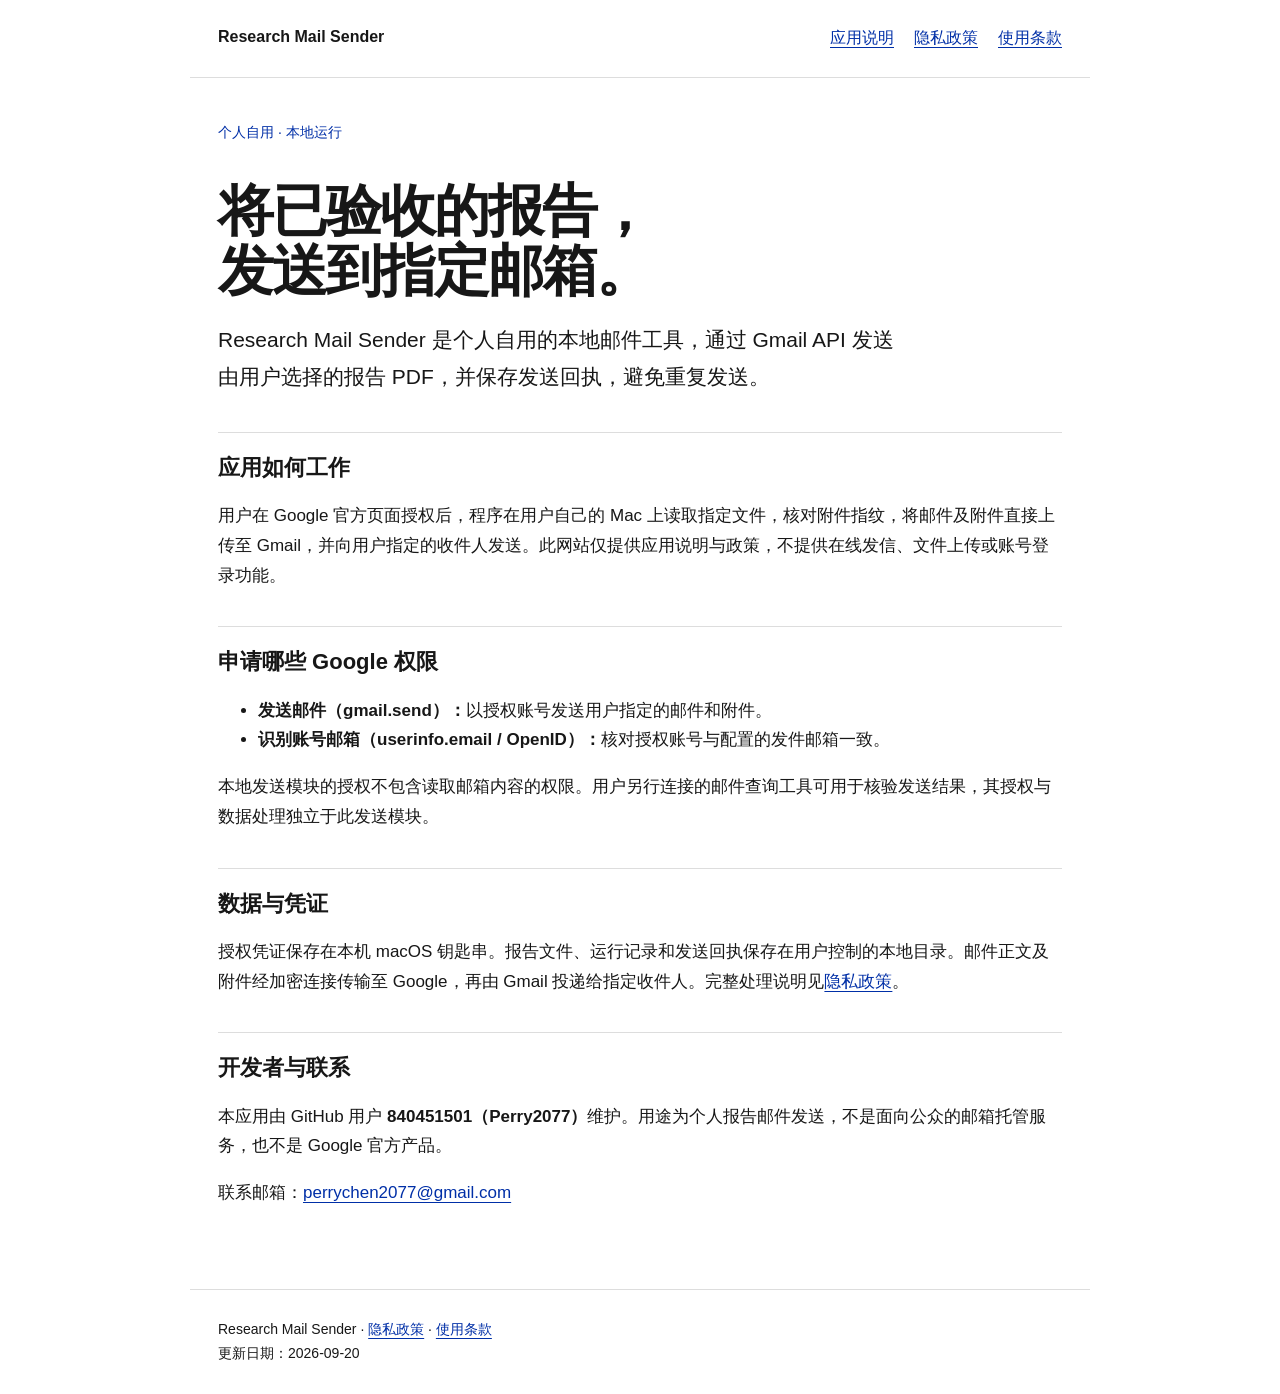
<file: index.html>
<!doctype html><html lang="zh-CN"><head><meta name="google-site-verification" content="ylbIX--nZh_q74D_oJgMKV-UiUT-9NtBDLzEJCvO2ho" /><meta charset="utf-8"><meta name="viewport" content="width=device-width,initial-scale=1"><title>Research Mail Sender — 应用说明</title><meta name="description" content="Research Mail Sender 是个人自用的本地报告邮件发送工具。本页说明应用用途、Google 权限与隐私政策。"><link rel="stylesheet" href="style.css"></head><body><header><strong>Research Mail Sender</strong><nav aria-label="导航"><a href="index.html" aria-current="page">应用说明</a><a href="privacy.html">隐私政策</a><a href="terms.html">使用条款</a></nav></header><main><p class="label">个人自用 · 本地运行</p><h1>将已验收的报告，<br>发送到指定邮箱。</h1><p class="lead">Research Mail Sender 是个人自用的本地邮件工具，通过 Gmail API 发送由用户选择的报告 PDF，并保存发送回执，避免重复发送。</p><h2>应用如何工作</h2><p>用户在 Google 官方页面授权后，程序在用户自己的 Mac 上读取指定文件，核对附件指纹，将邮件及附件直接上传至 Gmail，并向用户指定的收件人发送。此网站仅提供应用说明与政策，不提供在线发信、文件上传或账号登录功能。</p><h2>申请哪些 Google 权限</h2><ul><li><strong>发送邮件（gmail.send）：</strong>以授权账号发送用户指定的邮件和附件。</li><li><strong>识别账号邮箱（userinfo.email / OpenID）：</strong>核对授权账号与配置的发件邮箱一致。</li></ul><p>本地发送模块的授权不包含读取邮箱内容的权限。用户另行连接的邮件查询工具可用于核验发送结果，其授权与数据处理独立于此发送模块。</p><h2>数据与凭证</h2><p>授权凭证保存在本机 macOS 钥匙串。报告文件、运行记录和发送回执保存在用户控制的本地目录。邮件正文及附件经加密连接传输至 Google，再由 Gmail 投递给指定收件人。完整处理说明见<a href="privacy.html">隐私政策</a>。</p><h2>开发者与联系</h2><p>本应用由 GitHub 用户 <strong>840451501（Perry2077）</strong>维护。用途为个人报告邮件发送，不是面向公众的邮箱托管服务，也不是 Google 官方产品。</p><p>联系邮箱：<a href="mailto:perrychen2077@gmail.com">perrychen2077@gmail.com</a></p></main><footer>Research Mail Sender · <a href="privacy.html">隐私政策</a> · <a href="terms.html">使用条款</a><br>更新日期：2026-09-20</footer></body></html>
</file>
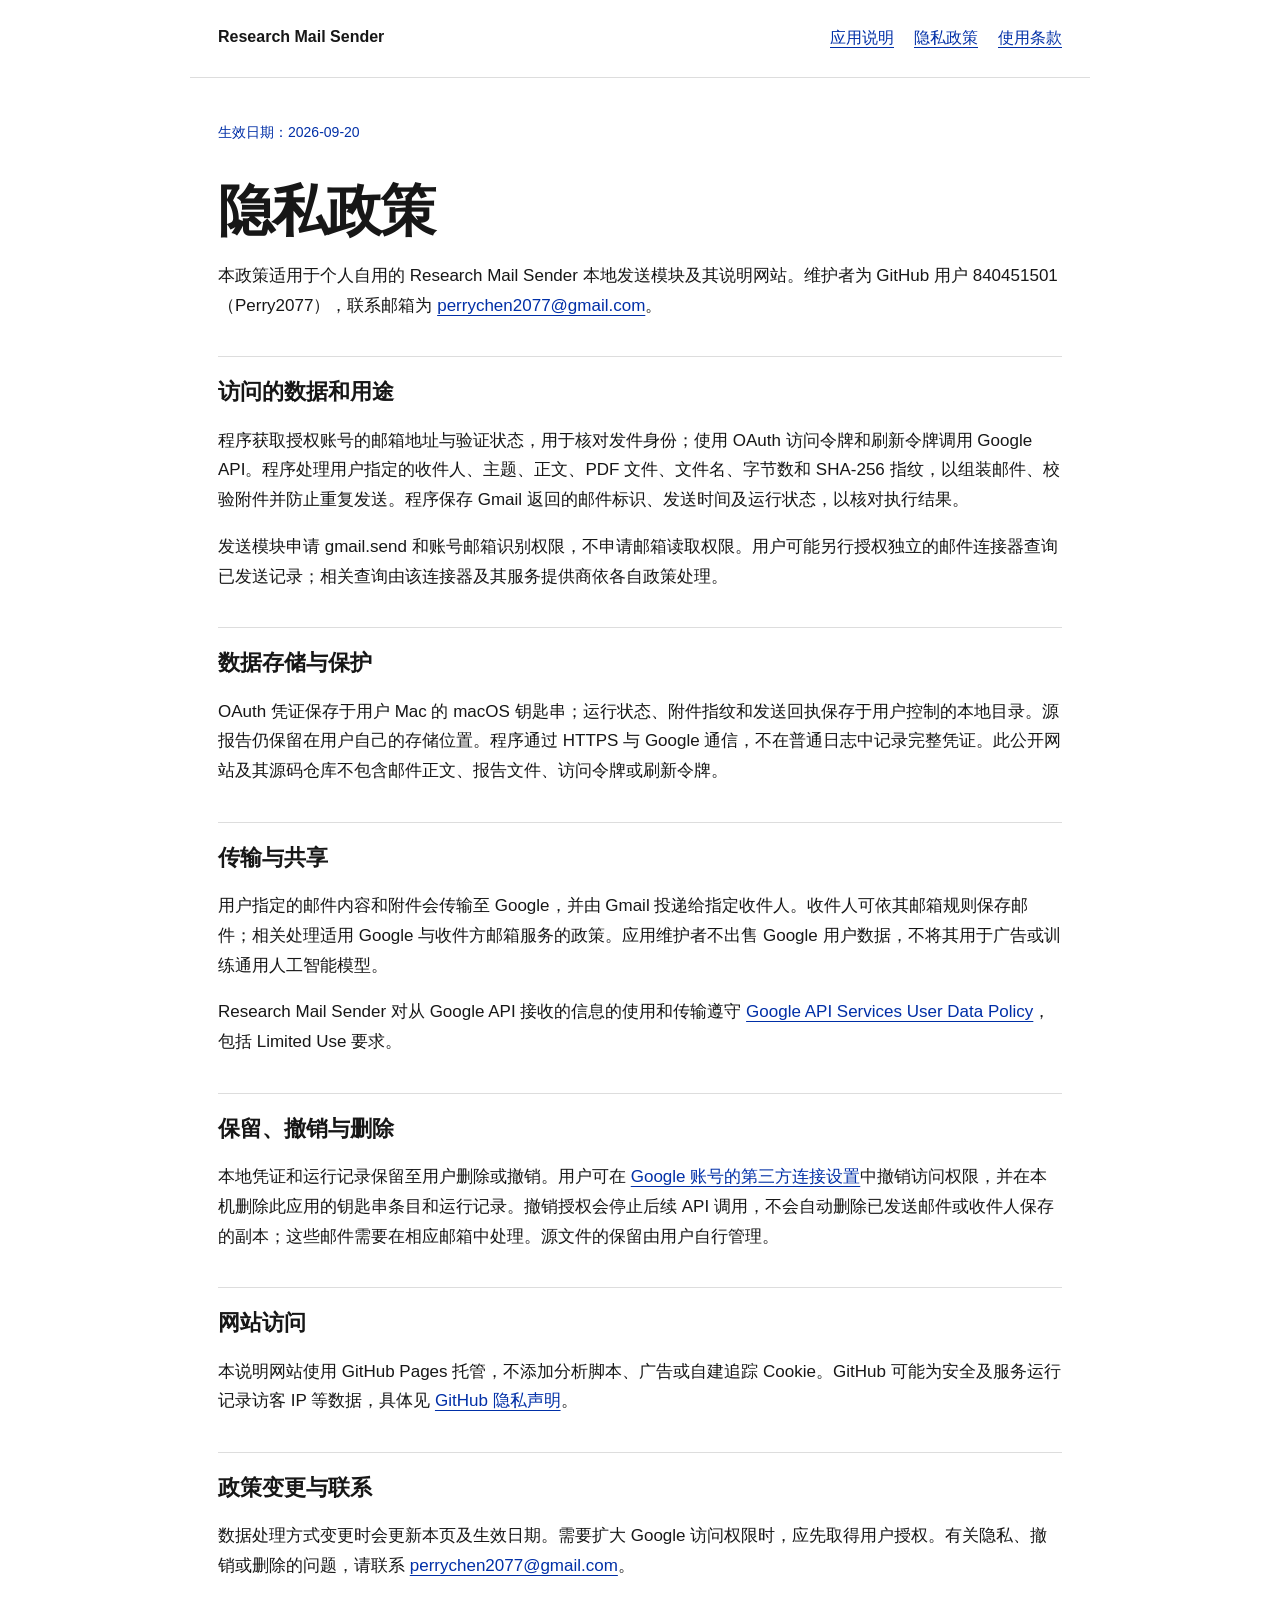
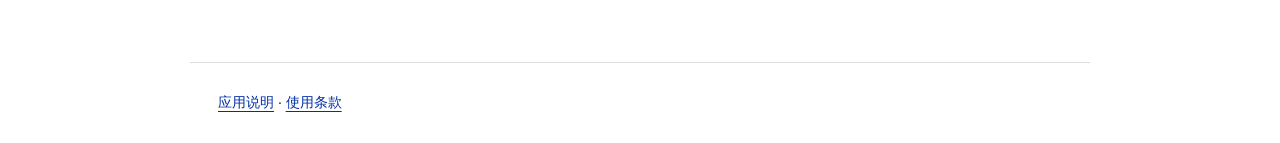
<file: privacy.html>
<!doctype html><html lang="zh-CN"><head><meta charset="utf-8"><meta name="viewport" content="width=device-width,initial-scale=1"><title>隐私政策 — Research Mail Sender</title><link rel="stylesheet" href="style.css"></head><body><header><strong>Research Mail Sender</strong><nav aria-label="导航"><a href="index.html">应用说明</a><a href="privacy.html" aria-current="page">隐私政策</a><a href="terms.html">使用条款</a></nav></header><main><p class="label">生效日期：2026-09-20</p><h1>隐私政策</h1><p>本政策适用于个人自用的 Research Mail Sender 本地发送模块及其说明网站。维护者为 GitHub 用户 840451501（Perry2077），联系邮箱为 <a href="mailto:perrychen2077@gmail.com">perrychen2077@gmail.com</a>。</p><h2>访问的数据和用途</h2><p>程序获取授权账号的邮箱地址与验证状态，用于核对发件身份；使用 OAuth 访问令牌和刷新令牌调用 Google API。程序处理用户指定的收件人、主题、正文、PDF 文件、文件名、字节数和 SHA-256 指纹，以组装邮件、校验附件并防止重复发送。程序保存 Gmail 返回的邮件标识、发送时间及运行状态，以核对执行结果。</p><p>发送模块申请 gmail.send 和账号邮箱识别权限，不申请邮箱读取权限。用户可能另行授权独立的邮件连接器查询已发送记录；相关查询由该连接器及其服务提供商依各自政策处理。</p><h2>数据存储与保护</h2><p>OAuth 凭证保存于用户 Mac 的 macOS 钥匙串；运行状态、附件指纹和发送回执保存于用户控制的本地目录。源报告仍保留在用户自己的存储位置。程序通过 HTTPS 与 Google 通信，不在普通日志中记录完整凭证。此公开网站及其源码仓库不包含邮件正文、报告文件、访问令牌或刷新令牌。</p><h2>传输与共享</h2><p>用户指定的邮件内容和附件会传输至 Google，并由 Gmail 投递给指定收件人。收件人可依其邮箱规则保存邮件；相关处理适用 Google 与收件方邮箱服务的政策。应用维护者不出售 Google 用户数据，不将其用于广告或训练通用人工智能模型。</p><p>Research Mail Sender 对从 Google API 接收的信息的使用和传输遵守 <a href="https://developers.google.com/terms/api-services-user-data-policy">Google API Services User Data Policy</a>，包括 Limited Use 要求。</p><h2>保留、撤销与删除</h2><p>本地凭证和运行记录保留至用户删除或撤销。用户可在 <a href="https://myaccount.google.com/connections">Google 账号的第三方连接设置</a>中撤销访问权限，并在本机删除此应用的钥匙串条目和运行记录。撤销授权会停止后续 API 调用，不会自动删除已发送邮件或收件人保存的副本；这些邮件需要在相应邮箱中处理。源文件的保留由用户自行管理。</p><h2>网站访问</h2><p>本说明网站使用 GitHub Pages 托管，不添加分析脚本、广告或自建追踪 Cookie。GitHub 可能为安全及服务运行记录访客 IP 等数据，具体见 <a href="https://docs.github.com/en/site-policy/privacy-policies/github-general-privacy-statement">GitHub 隐私声明</a>。</p><h2>政策变更与联系</h2><p>数据处理方式变更时会更新本页及生效日期。需要扩大 Google 访问权限时，应先取得用户授权。有关隐私、撤销或删除的问题，请联系 <a href="mailto:perrychen2077@gmail.com">perrychen2077@gmail.com</a>。</p></main><footer><a href="index.html">应用说明</a> · <a href="terms.html">使用条款</a></footer></body></html>
</file>
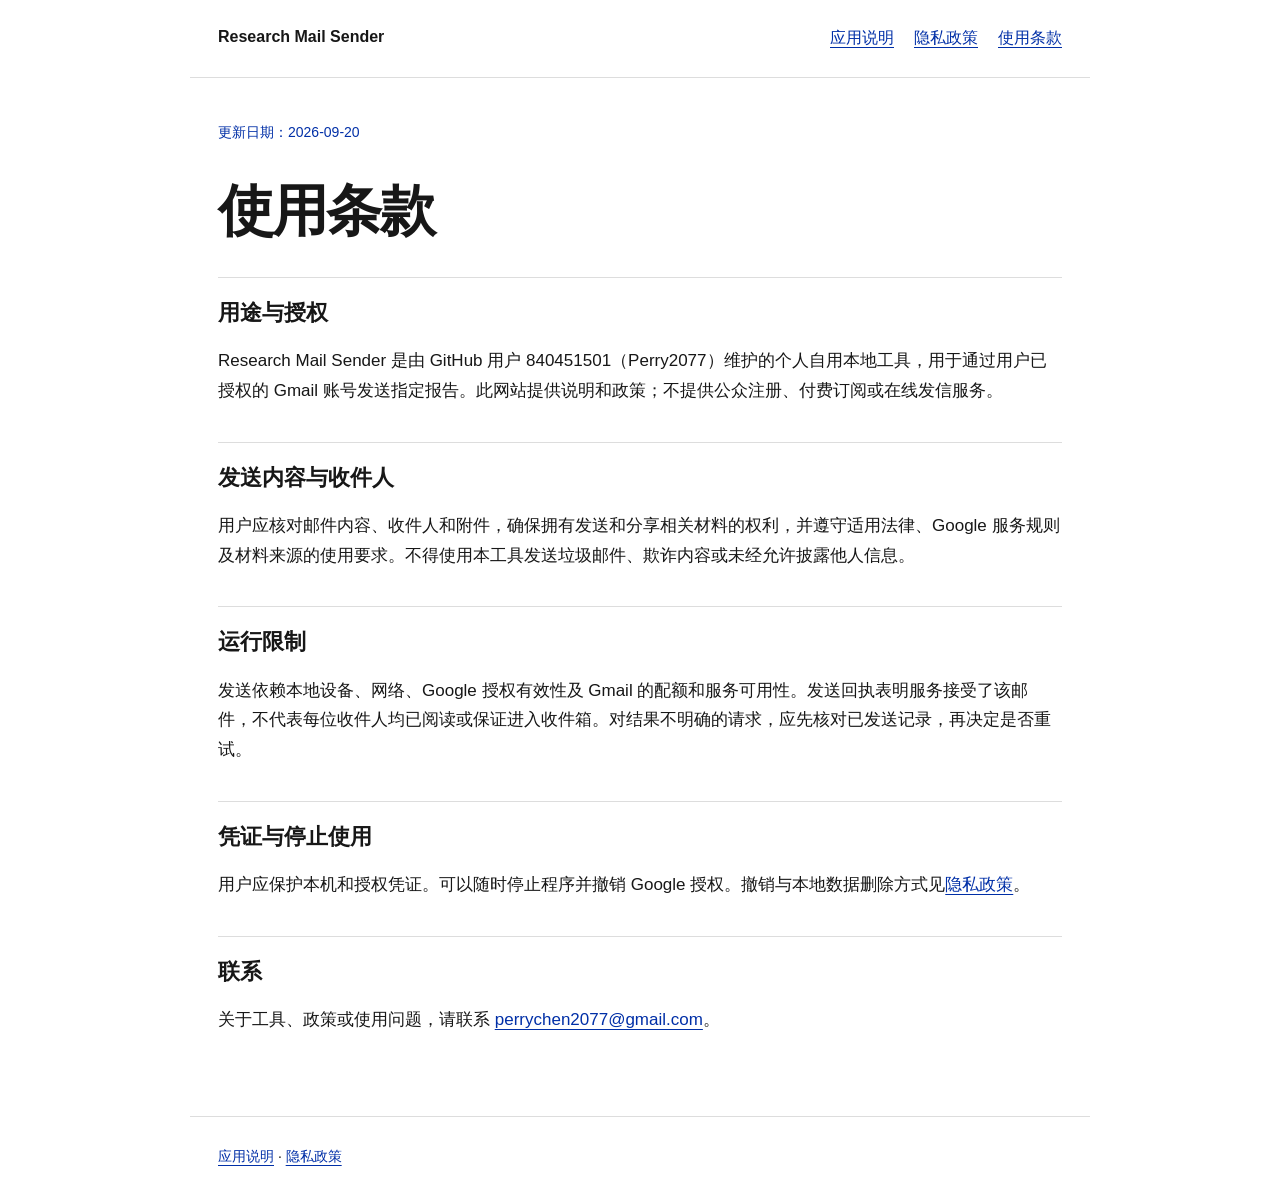
<file: terms.html>
<!doctype html><html lang="zh-CN"><head><meta charset="utf-8"><meta name="viewport" content="width=device-width,initial-scale=1"><title>使用条款 — Research Mail Sender</title><link rel="stylesheet" href="style.css"></head><body><header><strong>Research Mail Sender</strong><nav aria-label="导航"><a href="index.html">应用说明</a><a href="privacy.html">隐私政策</a><a href="terms.html" aria-current="page">使用条款</a></nav></header><main><p class="label">更新日期：2026-09-20</p><h1>使用条款</h1><h2>用途与授权</h2><p>Research Mail Sender 是由 GitHub 用户 840451501（Perry2077）维护的个人自用本地工具，用于通过用户已授权的 Gmail 账号发送指定报告。此网站提供说明和政策；不提供公众注册、付费订阅或在线发信服务。</p><h2>发送内容与收件人</h2><p>用户应核对邮件内容、收件人和附件，确保拥有发送和分享相关材料的权利，并遵守适用法律、Google 服务规则及材料来源的使用要求。不得使用本工具发送垃圾邮件、欺诈内容或未经允许披露他人信息。</p><h2>运行限制</h2><p>发送依赖本地设备、网络、Google 授权有效性及 Gmail 的配额和服务可用性。发送回执表明服务接受了该邮件，不代表每位收件人均已阅读或保证进入收件箱。对结果不明确的请求，应先核对已发送记录，再决定是否重试。</p><h2>凭证与停止使用</h2><p>用户应保护本机和授权凭证。可以随时停止程序并撤销 Google 授权。撤销与本地数据删除方式见<a href="privacy.html">隐私政策</a>。</p><h2>联系</h2><p>关于工具、政策或使用问题，请联系 <a href="mailto:perrychen2077@gmail.com">perrychen2077@gmail.com</a>。</p></main><footer><a href="index.html">应用说明</a> · <a href="privacy.html">隐私政策</a></footer></body></html>
</file>
<file: style.css>
:root{font-family:"Helvetica Neue",Helvetica,Arial,sans-serif;color:#171717;background:#fff}*{box-sizing:border-box}body{margin:0}header,main,footer{max-width:900px;margin:auto;padding:28px}header{border-bottom:1px solid #ddd;display:flex;justify-content:space-between;gap:24px;flex-wrap:wrap}nav{display:flex;gap:20px;flex-wrap:wrap}a{color:#002fa7;text-underline-offset:4px}h1{font-size:clamp(32px,6vw,56px);line-height:1.08;letter-spacing:-.035em;margin:36px 0 20px}h2{font-size:22px;margin-top:36px;padding-top:20px;border-top:1px solid #ddd}p,li{font-size:17px;line-height:1.75}main{padding-bottom:64px}footer{border-top:1px solid #ddd;font-size:14px;line-height:1.7}strong{font-weight:600}.lead{font-size:21px;max-width:680px}.label{color:#002fa7;font-size:14px}a:focus-visible{outline:2px solid #002fa7;outline-offset:5px}@media(max-width:500px){header,main,footer{padding:22px}nav{gap:14px}}
</file>
